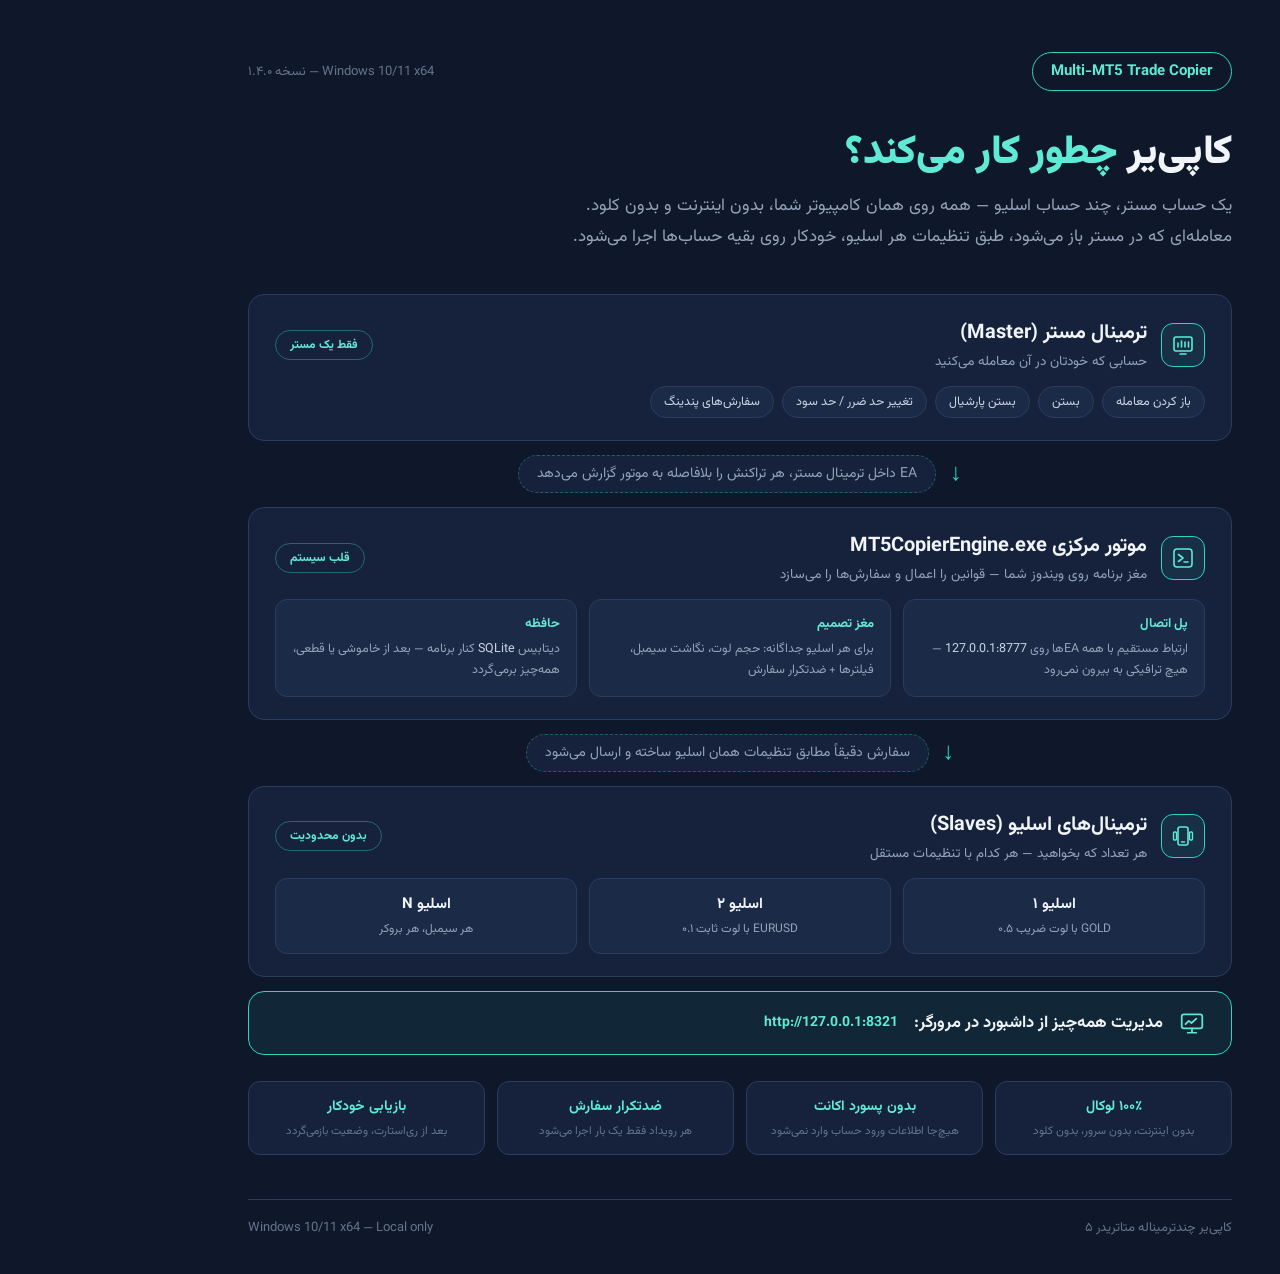
<file: infographics/1-how-it-works.html>
<!DOCTYPE html>
<html dir="rtl" lang="fa">
<head>
<meta charset="UTF-8">
<style>
  * { margin:0; padding:0; box-sizing:border-box; }
  @font-face { font-family:'Vazirmatn'; src:url('fonts/Vazirmatn-Regular.woff2') format('woff2'); font-weight:400; font-display:block; }
  @font-face { font-family:'Vazirmatn'; src:url('fonts/Vazirmatn-Medium.woff2') format('woff2'); font-weight:500; font-display:block; }
  @font-face { font-family:'Vazirmatn'; src:url('fonts/Vazirmatn-Bold.woff2') format('woff2'); font-weight:700; font-display:block; }
  @font-face { font-family:'Vazirmatn'; src:url('fonts/Vazirmatn-Black.woff2') format('woff2'); font-weight:900; font-display:block; }
  :root {
    --bg:#0F172A; --surface:#16223C; --surface2:#1B2A47; --line:#2B3C5C;
    --text:#F1F5F9; --sub:#94A3B8; --muted:#64748B;
    --teal:#2DD4BF; --teal-soft:#5EEAD4; --teal-bg:rgba(45,212,191,.08);
  }
  body { background:var(--bg); color:var(--text); font-family:'Vazirmatn',Tahoma,sans-serif; -webkit-font-smoothing:antialiased; }
  #root { width:1080px; padding:52px 48px 36px; background:var(--bg); }
  .brand-row { display:flex; justify-content:space-between; align-items:center; margin-bottom:34px; }
  .brand-badge { font-size:15px; font-weight:700; color:var(--teal-soft); border:1.5px solid var(--teal); border-radius:999px; padding:7px 18px; direction:ltr; }
  .brand-ver { font-size:13px; color:var(--muted); }
  .title { font-size:40px; font-weight:900; line-height:1.4; margin-bottom:10px; }
  .title .hl { color:var(--teal-soft); }
  .subtitle { font-size:17px; color:var(--sub); margin-bottom:42px; line-height:1.8; }
  .ltr { direction:ltr; unicode-bidi:isolate; }

  .layer { background:var(--surface); border:1px solid var(--line); border-radius:16px; padding:22px 26px; }
  .layer-head { display:flex; align-items:center; gap:14px; margin-bottom:14px; }
  .layer-ico { width:44px; height:44px; border-radius:12px; background:var(--teal-bg); border:1.5px solid var(--teal); display:flex; align-items:center; justify-content:center; flex-shrink:0; }
  .layer-name { font-size:20px; font-weight:700; }
  .layer-role { font-size:13.5px; color:var(--sub); margin-top:2px; }
  .layer-tag { margin-right:auto; font-size:12px; font-weight:700; color:var(--teal-soft); border:1px solid rgba(45,212,191,.4); border-radius:999px; padding:5px 14px; white-space:nowrap; }

  .chips { display:flex; flex-wrap:wrap; gap:8px; }
  .chip { font-size:12.5px; color:#CBD5E1; background:var(--surface2); border:1px solid var(--line); border-radius:999px; padding:5px 13px; }

  .engine-grid { display:grid; grid-template-columns:1fr 1fr 1fr; gap:12px; }
  .engine-box { background:var(--surface2); border:1px solid var(--line); border-radius:12px; padding:14px 16px; }
  .engine-box .k { font-size:13px; font-weight:700; color:var(--teal-soft); margin-bottom:5px; }
  .engine-box .v { font-size:12.5px; color:var(--sub); line-height:1.7; }
  .engine-box .v .ltr { color:#CBD5E1; }

  .slaves { display:grid; grid-template-columns:1fr 1fr 1fr; gap:12px; }
  .slave { background:var(--surface2); border:1px solid var(--line); border-radius:12px; padding:14px 16px; text-align:center; }
  .slave .n { font-size:15px; font-weight:700; }
  .slave .s { font-size:12px; color:var(--sub); margin-top:4px; line-height:1.6; }

  .flow-arrow { display:flex; align-items:center; justify-content:center; gap:14px; padding:14px 0; }
  .arrow-glyph { font-size:24px; color:var(--teal); font-weight:900; line-height:1; }
  .arrow-text { font-size:14px; color:var(--sub); background:var(--surface); border:1px dashed rgba(45,212,191,.35); border-radius:999px; padding:7px 18px; }

  .dash-strip { background:var(--teal-bg); border:1.5px solid var(--teal); border-radius:16px; padding:18px 26px; display:flex; align-items:center; gap:16px; margin-top:14px; }
  .dash-strip .t { font-size:16.5px; font-weight:700; }
  .dash-strip .u { font-size:14px; color:var(--teal-soft); direction:ltr; font-weight:700; }

  .features { display:grid; grid-template-columns:repeat(4,1fr); gap:12px; margin-top:26px; }
  .feature { background:var(--surface); border:1px solid var(--line); border-radius:12px; padding:14px 16px; text-align:center; }
  .feature .t { font-size:14px; font-weight:700; color:var(--teal-soft); }
  .feature .d { font-size:11.5px; color:var(--muted); margin-top:4px; line-height:1.6; }

  .footer { display:flex; justify-content:space-between; border-top:1px solid var(--line); margin-top:44px; padding-top:18px; font-size:13px; color:var(--muted); }
</style>
</head>
<body>
<div id="root">
  <div class="brand-row">
    <div class="brand-badge">Multi-MT5 Trade Copier</div>
    <div class="brand-ver">Windows 10/11 x64 — نسخه ۱.۴.۰</div>
  </div>

  <h1 class="title">کاپی‌یر <span class="hl">چطور کار می‌کند؟</span></h1>
  <p class="subtitle">یک حساب مستر، چند حساب اسلیو — همه روی همان کامپیوتر شما، بدون اینترنت و بدون کلود.<br>معامله‌ای که در مستر باز می‌شود، طبق تنظیمات هر اسلیو، خودکار روی بقیه حساب‌ها اجرا می‌شود.</p>

  <!-- Layer 1: Master -->
  <div class="layer">
    <div class="layer-head">
      <div class="layer-ico">
        <svg width="24" height="24" viewBox="0 0 24 24" fill="none"><rect x="3" y="4" width="18" height="14" rx="2" stroke="#5EEAD4" stroke-width="1.6"/><path d="M7 14v-4M10.5 14V8M14 14v-5M17.5 14V9" stroke="#5EEAD4" stroke-width="1.6" stroke-linecap="round"/><path d="M9 21h6" stroke="#5EEAD4" stroke-width="1.6" stroke-linecap="round"/></svg>
      </div>
      <div>
        <div class="layer-name">ترمینال مستر <span class="ltr">(Master)</span></div>
        <div class="layer-role">حسابی که خودتان در آن معامله می‌کنید</div>
      </div>
      <div class="layer-tag">فقط یک مستر</div>
    </div>
    <div class="chips">
      <span class="chip">باز کردن معامله</span>
      <span class="chip">بستن</span>
      <span class="chip">بستن پارشیال</span>
      <span class="chip">تغییر حد ضرر / حد سود</span>
      <span class="chip">سفارش‌های پندینگ</span>
    </div>
  </div>

  <div class="flow-arrow">
    <span class="arrow-glyph">↓</span>
    <span class="arrow-text">EA داخل ترمینال مستر، هر تراکنش را بلافاصله به موتور گزارش می‌دهد</span>
  </div>

  <!-- Layer 2: Engine -->
  <div class="layer">
    <div class="layer-head">
      <div class="layer-ico">
        <svg width="24" height="24" viewBox="0 0 24 24" fill="none"><rect x="3" y="3" width="18" height="18" rx="3" stroke="#5EEAD4" stroke-width="1.6"/><path d="M7.5 8.5 12 12l-4.5 3.5M13 16h4" stroke="#5EEAD4" stroke-width="1.6" stroke-linecap="round" stroke-linejoin="round"/></svg>
      </div>
      <div>
        <div class="layer-name">موتور مرکزی <span class="ltr">MT5CopierEngine.exe</span></div>
        <div class="layer-role">مغز برنامه روی ویندوز شما — قوانین را اعمال و سفارش‌ها را می‌سازد</div>
      </div>
      <div class="layer-tag">قلب سیستم</div>
    </div>
    <div class="engine-grid">
      <div class="engine-box">
        <div class="k">پل اتصال</div>
        <div class="v">ارتباط مستقیم با همه EAها روی <span class="ltr">127.0.0.1:8777</span> — هیچ ترافیکی به بیرون نمی‌رود</div>
      </div>
      <div class="engine-box">
        <div class="k">مغز تصمیم</div>
        <div class="v">برای هر اسلیو جداگانه: حجم لوت، نگاشت سیمبل، فیلترها + ضدتکرار سفارش</div>
      </div>
      <div class="engine-box">
        <div class="k">حافظه</div>
        <div class="v">دیتابیس <span class="ltr">SQLite</span> کنار برنامه — بعد از خاموشی یا قطعی، همه‌چیز برمی‌گردد</div>
      </div>
    </div>
  </div>

  <div class="flow-arrow">
    <span class="arrow-glyph">↓</span>
    <span class="arrow-text">سفارش دقیقاً مطابق تنظیمات همان اسلیو ساخته و ارسال می‌شود</span>
  </div>

  <!-- Layer 3: Slaves -->
  <div class="layer">
    <div class="layer-head">
      <div class="layer-ico">
        <svg width="24" height="24" viewBox="0 0 24 24" fill="none"><rect x="7" y="3" width="10" height="18" rx="2" stroke="#5EEAD4" stroke-width="1.6"/><path d="M10.5 18h3" stroke="#5EEAD4" stroke-width="1.6" stroke-linecap="round"/><rect x="2.5" y="8" width="3" height="8" rx="1" stroke="#5EEAD4" stroke-width="1.4"/><rect x="18.5" y="8" width="3" height="8" rx="1" stroke="#5EEAD4" stroke-width="1.4"/></svg>
      </div>
      <div>
        <div class="layer-name">ترمینال‌های اسلیو <span class="ltr">(Slaves)</span></div>
        <div class="layer-role">هر تعداد که بخواهید — هر کدام با تنظیمات مستقل</div>
      </div>
      <div class="layer-tag">بدون محدودیت</div>
    </div>
    <div class="slaves">
      <div class="slave"><div class="n">اسلیو ۱</div><div class="s"><span class="ltr">GOLD</span> با لوت ضریب ۰.۵</div></div>
      <div class="slave"><div class="n">اسلیو ۲</div><div class="s"><span class="ltr">EURUSD</span> با لوت ثابت ۰.۱</div></div>
      <div class="slave"><div class="n">اسلیو N</div><div class="s">هر سیمبل، هر بروکر</div></div>
    </div>
  </div>

  <div class="dash-strip">
    <svg width="26" height="26" viewBox="0 0 24 24" fill="none"><rect x="2.5" y="4" width="19" height="13" rx="2" stroke="#5EEAD4" stroke-width="1.6"/><path d="M8 21h8M12 17v4" stroke="#5EEAD4" stroke-width="1.6" stroke-linecap="round"/><path d="M6 13l3-3 2.5 2L16 8" stroke="#5EEAD4" stroke-width="1.6" stroke-linecap="round" stroke-linejoin="round"/></svg>
    <div class="t">مدیریت همه‌چیز از داشبورد در مرورگر:</div>
    <div class="u">http://127.0.0.1:8321</div>
  </div>

  <div class="features">
    <div class="feature"><div class="t">۱۰۰٪ لوکال</div><div class="d">بدون اینترنت، بدون سرور، بدون کلود</div></div>
    <div class="feature"><div class="t">بدون پسورد اکانت</div><div class="d">هیچ‌جا اطلاعات ورود حساب وارد نمی‌شود</div></div>
    <div class="feature"><div class="t">ضدتکرار سفارش</div><div class="d">هر رویداد فقط یک بار اجرا می‌شود</div></div>
    <div class="feature"><div class="t">بازیابی خودکار</div><div class="d">بعد از ری‌استارت، وضعیت بازمی‌گردد</div></div>
  </div>

  <div class="footer">
    <span>کاپی‌یر چندترمیناله متاتریدر ۵</span>
    <span class="ltr">Windows 10/11 x64 — Local only</span>
  </div>
</div>
</body>
</html>
</file>
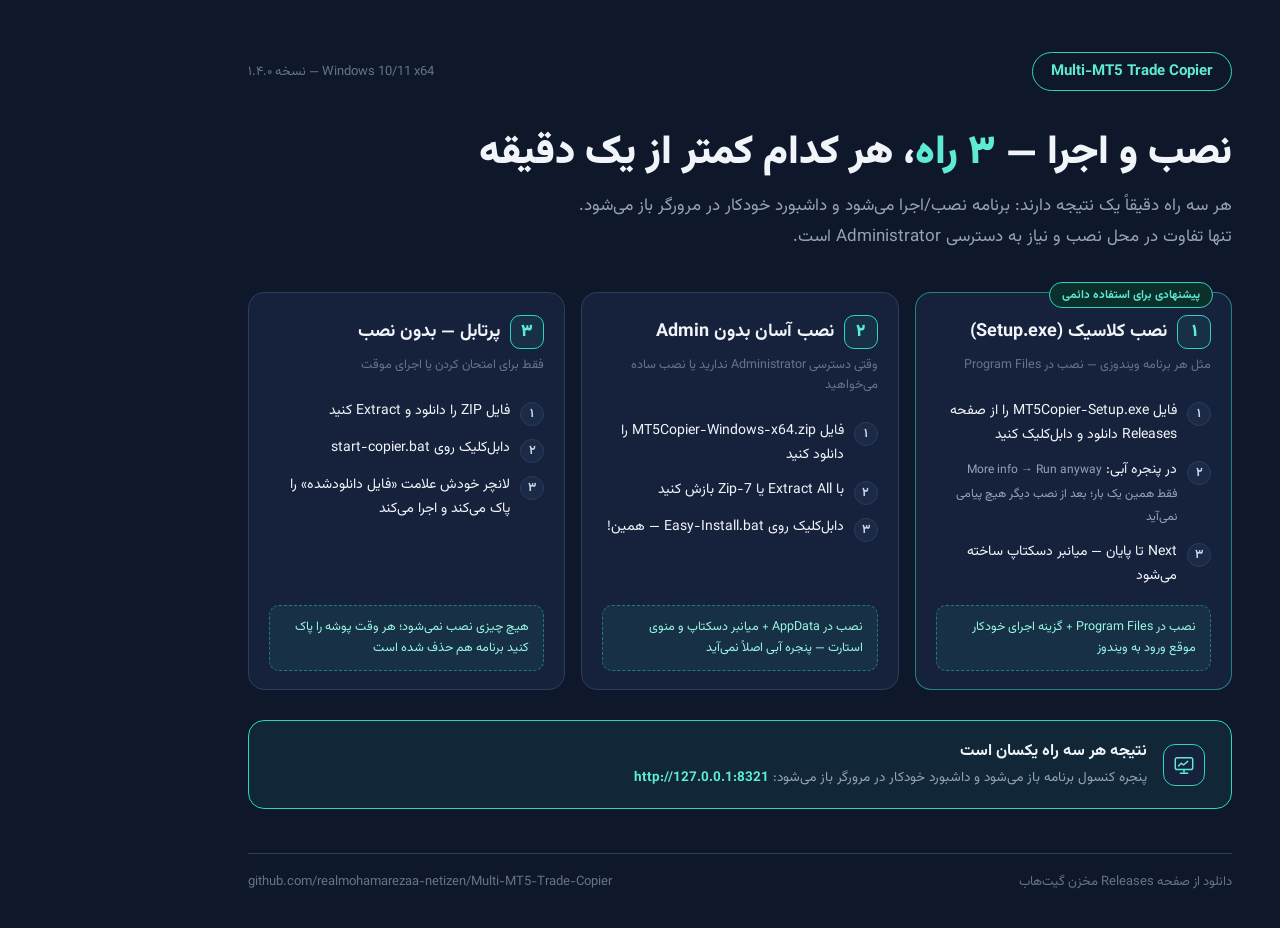
<file: infographics/2-install.html>
<!DOCTYPE html>
<html dir="rtl" lang="fa">
<head>
<meta charset="UTF-8">
<style>
  * { margin:0; padding:0; box-sizing:border-box; }
  @font-face { font-family:'Vazirmatn'; src:url('fonts/Vazirmatn-Regular.woff2') format('woff2'); font-weight:400; font-display:block; }
  @font-face { font-family:'Vazirmatn'; src:url('fonts/Vazirmatn-Medium.woff2') format('woff2'); font-weight:500; font-display:block; }
  @font-face { font-family:'Vazirmatn'; src:url('fonts/Vazirmatn-Bold.woff2') format('woff2'); font-weight:700; font-display:block; }
  @font-face { font-family:'Vazirmatn'; src:url('fonts/Vazirmatn-Black.woff2') format('woff2'); font-weight:900; font-display:block; }
  :root {
    --bg:#0F172A; --surface:#16223C; --surface2:#1B2A47; --line:#2B3C5C;
    --text:#F1F5F9; --sub:#94A3B8; --muted:#64748B;
    --teal:#2DD4BF; --teal-soft:#5EEAD4; --teal-bg:rgba(45,212,191,.08);
  }
  body { background:var(--bg); color:var(--text); font-family:'Vazirmatn',Tahoma,sans-serif; -webkit-font-smoothing:antialiased; }
  #root { width:1080px; padding:52px 48px 36px; background:var(--bg); }
  .brand-row { display:flex; justify-content:space-between; align-items:center; margin-bottom:34px; }
  .brand-badge { font-size:15px; font-weight:700; color:var(--teal-soft); border:1.5px solid var(--teal); border-radius:999px; padding:7px 18px; direction:ltr; }
  .brand-ver { font-size:13px; color:var(--muted); }
  .title { font-size:40px; font-weight:900; line-height:1.4; margin-bottom:10px; }
  .title .hl { color:var(--teal-soft); }
  .subtitle { font-size:17px; color:var(--sub); margin-bottom:40px; line-height:1.8; }
  .ltr { direction:ltr; unicode-bidi:isolate; }

  .ways { display:grid; grid-template-columns:1fr 1fr 1fr; gap:16px; }
  .way { background:var(--surface); border:1px solid var(--line); border-radius:16px; padding:22px 20px 18px; display:flex; flex-direction:column; position:relative; }
  .way.best { border-color:rgba(45,212,191,.55); }
  .best-tag { position:absolute; top:-11px; right:18px; background:#0B2F2B; border:1px solid var(--teal); color:var(--teal-soft); font-size:11.5px; font-weight:700; border-radius:999px; padding:3px 12px; }
  .way-badge { display:flex; align-items:center; gap:10px; margin-bottom:6px; }
  .way-num { width:34px; height:34px; border-radius:10px; background:var(--teal-bg); border:1.5px solid var(--teal); color:var(--teal-soft); font-size:17px; font-weight:900; display:flex; align-items:center; justify-content:center; flex-shrink:0; }
  .way-name { font-size:18px; font-weight:700; line-height:1.4; }
  .way-for { font-size:12.5px; color:var(--muted); margin-bottom:14px; line-height:1.6; }
  .step { display:flex; gap:10px; align-items:flex-start; margin-top:11px; }
  .step-num { width:24px; height:24px; border-radius:50%; background:var(--surface2); border:1.5px solid var(--line); color:#CBD5E1; font-size:12.5px; font-weight:700; display:flex; align-items:center; justify-content:center; flex-shrink:0; margin-top:2px; }
  .step-text { font-size:14px; line-height:1.7; color:var(--text); }
  .step-text .small { font-size:12px; color:var(--sub); }
  .result { margin-top:auto; padding-top:16px; }
  .result-box { background:var(--teal-bg); border:1px dashed rgba(45,212,191,.45); border-radius:10px; padding:11px 14px; font-size:12.5px; line-height:1.7; color:#99F6E4; }

  .outcome { margin-top:30px; background:var(--teal-bg); border:1.5px solid var(--teal); border-radius:16px; padding:18px 26px; display:flex; align-items:center; gap:16px; }
  .outcome-ico { width:42px; height:42px; border-radius:12px; background:var(--surface); border:1.5px solid var(--teal); display:flex; align-items:center; justify-content:center; flex-shrink:0; }
  .outcome .t { font-size:16px; font-weight:700; }
  .outcome .d { font-size:13.5px; color:var(--sub); margin-top:3px; line-height:1.7; }
  .outcome .d .ltr { color:var(--teal-soft); font-weight:700; }

  .footer { display:flex; justify-content:space-between; border-top:1px solid var(--line); margin-top:44px; padding-top:18px; font-size:13px; color:var(--muted); }
</style>
</head>
<body>
<div id="root">
  <div class="brand-row">
    <div class="brand-badge">Multi-MT5 Trade Copier</div>
    <div class="brand-ver">Windows 10/11 x64 — نسخه ۱.۴.۰</div>
  </div>

  <h1 class="title">نصب و اجرا — <span class="hl">۳ راه</span>، هر کدام کمتر از یک دقیقه</h1>
  <p class="subtitle">هر سه راه دقیقاً یک نتیجه دارند: برنامه نصب/اجرا می‌شود و داشبورد خودکار در مرورگر باز می‌شود.<br>تنها تفاوت در محل نصب و نیاز به دسترسی Administrator است.</p>

  <div class="ways">
    <!-- Way 1 -->
    <div class="way best">
      <div class="best-tag">پیشنهادی برای استفاده دائمی</div>
      <div class="way-badge">
        <div class="way-num">۱</div>
        <div class="way-name">نصب کلاسیک <span class="ltr">(Setup.exe)</span></div>
      </div>
      <div class="way-for">مثل هر برنامه ویندوزی — نصب در Program Files</div>
      <div class="step"><div class="step-num">۱</div><div class="step-text">فایل <span class="ltr">MT5Copier-Setup.exe</span> را از صفحه <span class="ltr">Releases</span> دانلود و دابل‌کلیک کنید</div></div>
      <div class="step"><div class="step-num">۲</div><div class="step-text">در پنجره آبی: <span class="small">More info → Run anyway</span><br><span class="small">فقط همین یک بار؛ بعد از نصب دیگر هیچ پیامی نمی‌آید</span></div></div>
      <div class="step"><div class="step-num">۳</div><div class="step-text">Next تا پایان — میانبر دسکتاپ ساخته می‌شود</div></div>
      <div class="result"><div class="result-box">نصب در Program Files + گزینه اجرای خودکار موقع ورود به ویندوز</div></div>
    </div>

    <!-- Way 2 -->
    <div class="way">
      <div class="way-badge">
        <div class="way-num">۲</div>
        <div class="way-name">نصب آسان بدون <span class="ltr">Admin</span></div>
      </div>
      <div class="way-for">وقتی دسترسی Administrator ندارید یا نصب ساده می‌خواهید</div>
      <div class="step"><div class="step-num">۱</div><div class="step-text">فایل <span class="ltr">MT5Copier-Windows-x64.zip</span> را دانلود کنید</div></div>
      <div class="step"><div class="step-num">۲</div><div class="step-text">با <span class="ltr">Extract All</span> یا 7-Zip بازش کنید</div></div>
      <div class="step"><div class="step-num">۳</div><div class="step-text">دابل‌کلیک روی <span class="ltr">Easy-Install.bat</span> — همین!</div></div>
      <div class="result"><div class="result-box">نصب در AppData + میانبر دسکتاپ و منوی استارت — پنجره آبی اصلاً نمی‌آید</div></div>
    </div>

    <!-- Way 3 -->
    <div class="way">
      <div class="way-badge">
        <div class="way-num">۳</div>
        <div class="way-name">پرتابل — بدون نصب</div>
      </div>
      <div class="way-for">فقط برای امتحان کردن یا اجرای موقت</div>
      <div class="step"><div class="step-num">۱</div><div class="step-text">فایل <span class="ltr">ZIP</span> را دانلود و Extract کنید</div></div>
      <div class="step"><div class="step-num">۲</div><div class="step-text">دابل‌کلیک روی <span class="ltr">start-copier.bat</span></div></div>
      <div class="step"><div class="step-num">۳</div><div class="step-text">لانچر خودش علامت «فایل دانلودشده» را پاک می‌کند و اجرا می‌کند</div></div>
      <div class="result"><div class="result-box">هیچ چیزی نصب نمی‌شود؛ هر وقت پوشه را پاک کنید برنامه هم حذف شده است</div></div>
    </div>
  </div>

  <div class="outcome">
    <div class="outcome-ico">
      <svg width="22" height="22" viewBox="0 0 24 24" fill="none"><rect x="2.5" y="4" width="19" height="13" rx="2" stroke="#5EEAD4" stroke-width="1.6"/><path d="M8 21h8M12 17v4" stroke="#5EEAD4" stroke-width="1.6" stroke-linecap="round"/><path d="M6 13l3-3 2.5 2L16 8" stroke="#5EEAD4" stroke-width="1.6" stroke-linecap="round" stroke-linejoin="round"/></svg>
    </div>
    <div>
      <div class="t">نتیجه هر سه راه یکسان است</div>
      <div class="d">پنجره کنسول برنامه باز می‌شود و داشبورد خودکار در مرورگر باز می‌شود: <span class="ltr">http://127.0.0.1:8321</span></div>
    </div>
  </div>

  <div class="footer">
    <span>دانلود از صفحه Releases مخزن گیت‌هاب</span>
    <span class="ltr">github.com/realmohamarezaa-netizen/Multi-MT5-Trade-Copier</span>
  </div>
</div>
</body>
</html>
</file>
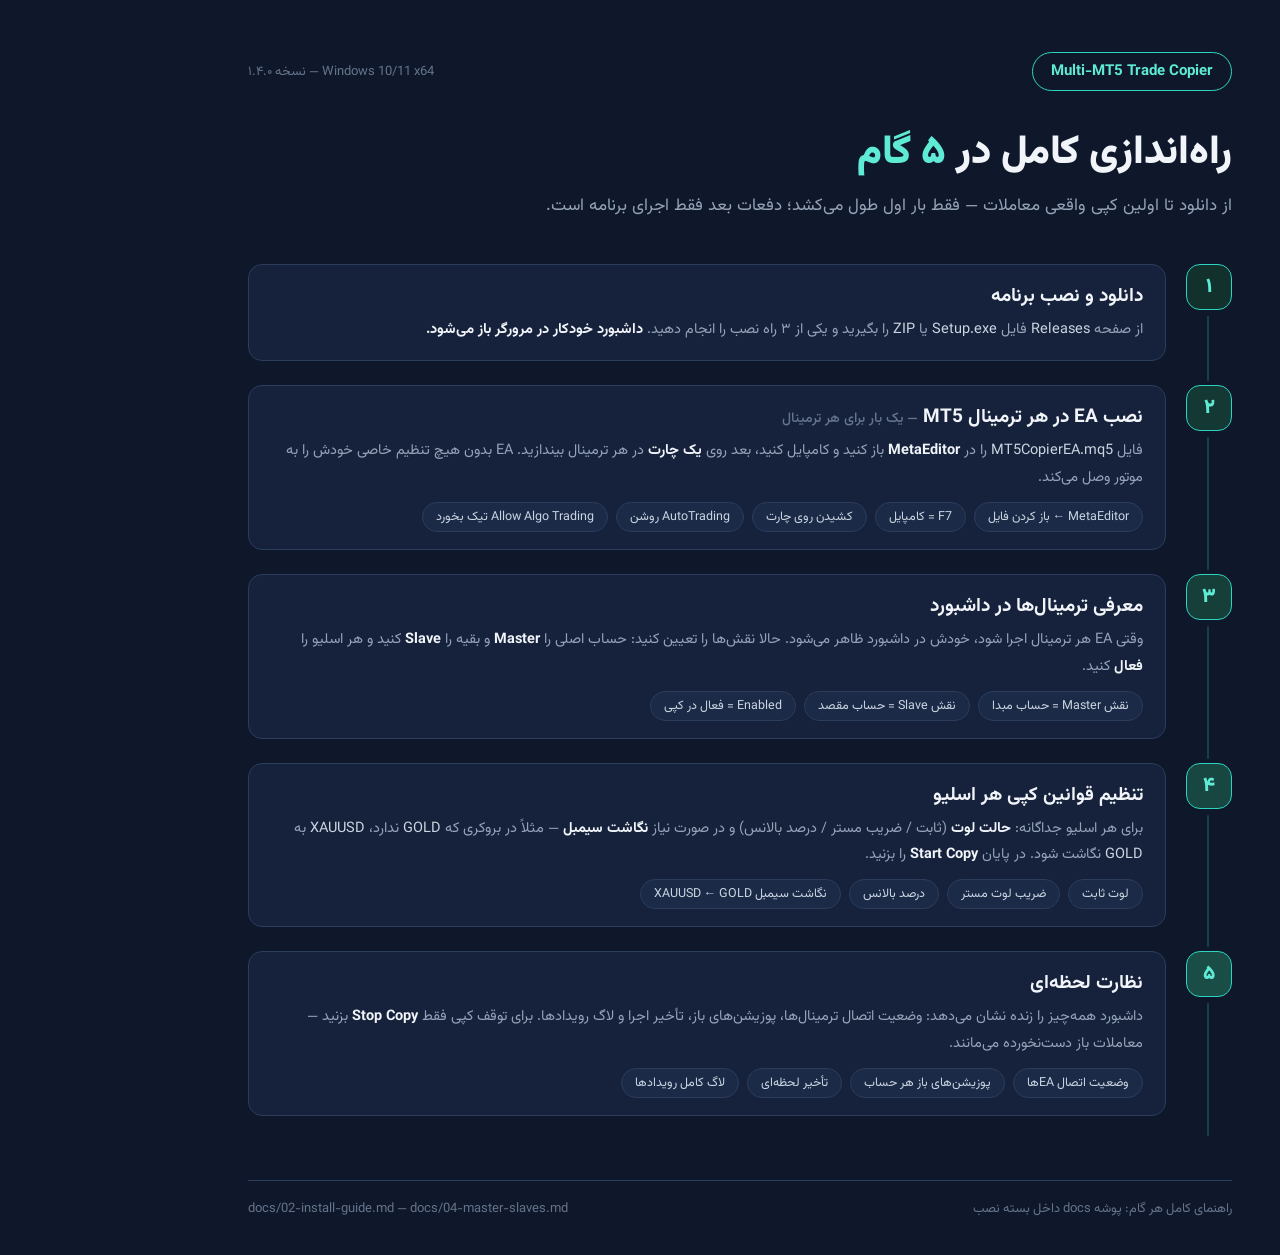
<file: infographics/3-setup-steps.html>
<!DOCTYPE html>
<html dir="rtl" lang="fa">
<head>
<meta charset="UTF-8">
<style>
  * { margin:0; padding:0; box-sizing:border-box; }
  @font-face { font-family:'Vazirmatn'; src:url('fonts/Vazirmatn-Regular.woff2') format('woff2'); font-weight:400; font-display:block; }
  @font-face { font-family:'Vazirmatn'; src:url('fonts/Vazirmatn-Medium.woff2') format('woff2'); font-weight:500; font-display:block; }
  @font-face { font-family:'Vazirmatn'; src:url('fonts/Vazirmatn-Bold.woff2') format('woff2'); font-weight:700; font-display:block; }
  @font-face { font-family:'Vazirmatn'; src:url('fonts/Vazirmatn-Black.woff2') format('woff2'); font-weight:900; font-display:block; }
  :root {
    --bg:#0F172A; --surface:#16223C; --surface2:#1B2A47; --line:#2B3C5C;
    --text:#F1F5F9; --sub:#94A3B8; --muted:#64748B;
    --teal:#2DD4BF; --teal-soft:#5EEAD4; --teal-bg:rgba(45,212,191,.08);
  }
  body { background:var(--bg); color:var(--text); font-family:'Vazirmatn',Tahoma,sans-serif; -webkit-font-smoothing:antialiased; }
  #root { width:1080px; padding:52px 48px 36px; background:var(--bg); }
  .brand-row { display:flex; justify-content:space-between; align-items:center; margin-bottom:34px; }
  .brand-badge { font-size:15px; font-weight:700; color:var(--teal-soft); border:1.5px solid var(--teal); border-radius:999px; padding:7px 18px; direction:ltr; }
  .brand-ver { font-size:13px; color:var(--muted); }
  .title { font-size:40px; font-weight:900; line-height:1.4; margin-bottom:10px; }
  .title .hl { color:var(--teal-soft); }
  .subtitle { font-size:17px; color:var(--sub); margin-bottom:42px; line-height:1.8; }
  .ltr { direction:ltr; unicode-bidi:isolate; }

  .phase { display:flex; gap:20px; position:relative; padding-bottom:24px; }
  .phase:last-child { padding-bottom:0; }
  .phase::before { content:''; position:absolute; right:23px; top:52px; bottom:4px; width:2px; background:rgba(45,212,191,.22); border-radius:2px; }
  .phase:last-child::before { display:none; }
  .phase-num { width:46px; height:46px; border-radius:14px; color:var(--teal-soft); font-size:20px; font-weight:900; display:flex; align-items:center; justify-content:center; flex-shrink:0; border:1.5px solid var(--teal); z-index:1; }
  .p1 { background:#12312D; } .p2 { background:#143834; } .p3 { background:#163F3A; } .p4 { background:#184640; } .p5 { background:#1A4D46; }
  .phase-body { flex:1; background:var(--surface); border:1px solid var(--line); border-radius:14px; padding:17px 22px; }
  .phase-title { font-size:19px; font-weight:700; margin-bottom:6px; }
  .phase-title .en { font-size:14px; color:var(--muted); font-weight:500; }
  .phase-desc { font-size:14.5px; color:var(--sub); line-height:1.85; }
  .phase-desc b { color:var(--text); font-weight:700; }
  .phase-desc .ltr { color:#CBD5E1; }
  .chips { display:flex; flex-wrap:wrap; gap:8px; margin-top:10px; }
  .chip { font-size:12.5px; color:#CBD5E1; background:var(--surface2); border:1px solid var(--line); border-radius:999px; padding:4px 13px; }

  .footer { display:flex; justify-content:space-between; border-top:1px solid var(--line); margin-top:40px; padding-top:18px; font-size:13px; color:var(--muted); }
</style>
</head>
<body>
<div id="root">
  <div class="brand-row">
    <div class="brand-badge">Multi-MT5 Trade Copier</div>
    <div class="brand-ver">Windows 10/11 x64 — نسخه ۱.۴.۰</div>
  </div>

  <h1 class="title">راه‌اندازی کامل در <span class="hl">۵ گام</span></h1>
  <p class="subtitle">از دانلود تا اولین کپی واقعی معاملات — فقط بار اول طول می‌کشد؛ دفعات بعد فقط اجرای برنامه است.</p>

  <div class="phase">
    <div class="phase-num p1">۱</div>
    <div class="phase-body">
      <div class="phase-title">دانلود و نصب برنامه</div>
      <div class="phase-desc">از صفحه <span class="ltr">Releases</span> فایل <span class="ltr">Setup.exe</span> یا <span class="ltr">ZIP</span> را بگیرید و یکی از ۳ راه نصب را انجام دهید. <b>داشبورد خودکار در مرورگر باز می‌شود.</b></div>
    </div>
  </div>

  <div class="phase">
    <div class="phase-num p2">۲</div>
    <div class="phase-body">
      <div class="phase-title">نصب EA در هر ترمینال MT5 <span class="en">— یک بار برای هر ترمینال</span></div>
      <div class="phase-desc">فایل <span class="ltr">MT5CopierEA.mq5</span> را در <b>MetaEditor</b> باز کنید و کامپایل کنید، بعد روی <b>یک چارت</b> در هر ترمینال بیندازید. EA بدون هیچ تنظیم خاصی خودش را به موتور وصل می‌کند.</div>
      <div class="chips">
        <span class="chip">MetaEditor ← باز کردن فایل</span>
        <span class="chip">F7 = کامپایل</span>
        <span class="chip">کشیدن روی چارت</span>
        <span class="chip">AutoTrading روشن</span>
        <span class="chip">Allow Algo Trading تیک بخورد</span>
      </div>
    </div>
  </div>

  <div class="phase">
    <div class="phase-num p3">۳</div>
    <div class="phase-body">
      <div class="phase-title">معرفی ترمینال‌ها در داشبورد</div>
      <div class="phase-desc">وقتی EA هر ترمینال اجرا شود، خودش در داشبورد ظاهر می‌شود. حالا نقش‌ها را تعیین کنید: حساب اصلی را <b>Master</b> و بقیه را <b>Slave</b> کنید و هر اسلیو را <b>فعال</b> کنید.</div>
      <div class="chips">
        <span class="chip">نقش Master = حساب مبدا</span>
        <span class="chip">نقش Slave = حساب مقصد</span>
        <span class="chip">Enabled = فعال در کپی</span>
      </div>
    </div>
  </div>

  <div class="phase">
    <div class="phase-num p4">۴</div>
    <div class="phase-body">
      <div class="phase-title">تنظیم قوانین کپی هر اسلیو</div>
      <div class="phase-desc">برای هر اسلیو جداگانه: <b>حالت لوت</b> (ثابت / ضریب مستر / درصد بالانس) و در صورت نیاز <b>نگاشت سیمبل</b> — مثلاً در بروکری که <span class="ltr">GOLD</span> ندارد، <span class="ltr">XAUUSD</span> به <span class="ltr">GOLD</span> نگاشت شود. در پایان <b>Start Copy</b> را بزنید.</div>
      <div class="chips">
        <span class="chip">لوت ثابت</span>
        <span class="chip">ضریب لوت مستر</span>
        <span class="chip">درصد بالانس</span>
        <span class="chip">نگاشت سیمبل XAUUSD ← GOLD</span>
      </div>
    </div>
  </div>

  <div class="phase">
    <div class="phase-num p5">۵</div>
    <div class="phase-body">
      <div class="phase-title">نظارت لحظه‌ای</div>
      <div class="phase-desc">داشبورد همه‌چیز را زنده نشان می‌دهد: وضعیت اتصال ترمینال‌ها، پوزیشن‌های باز، تأخیر اجرا و لاگ رویدادها. برای توقف کپی فقط <b>Stop Copy</b> بزنید — معاملات باز دست‌نخورده می‌مانند.</div>
      <div class="chips">
        <span class="chip">وضعیت اتصال EAها</span>
        <span class="chip">پوزیشن‌های باز هر حساب</span>
        <span class="chip">تأخیر لحظه‌ای</span>
        <span class="chip">لاگ کامل رویدادها</span>
      </div>
    </div>
  </div>

  <div class="footer">
    <span>راهنمای کامل هر گام: پوشه docs داخل بسته نصب</span>
    <span class="ltr">docs/02-install-guide.md — docs/04-master-slaves.md</span>
  </div>
</div>
</body>
</html>
</file>
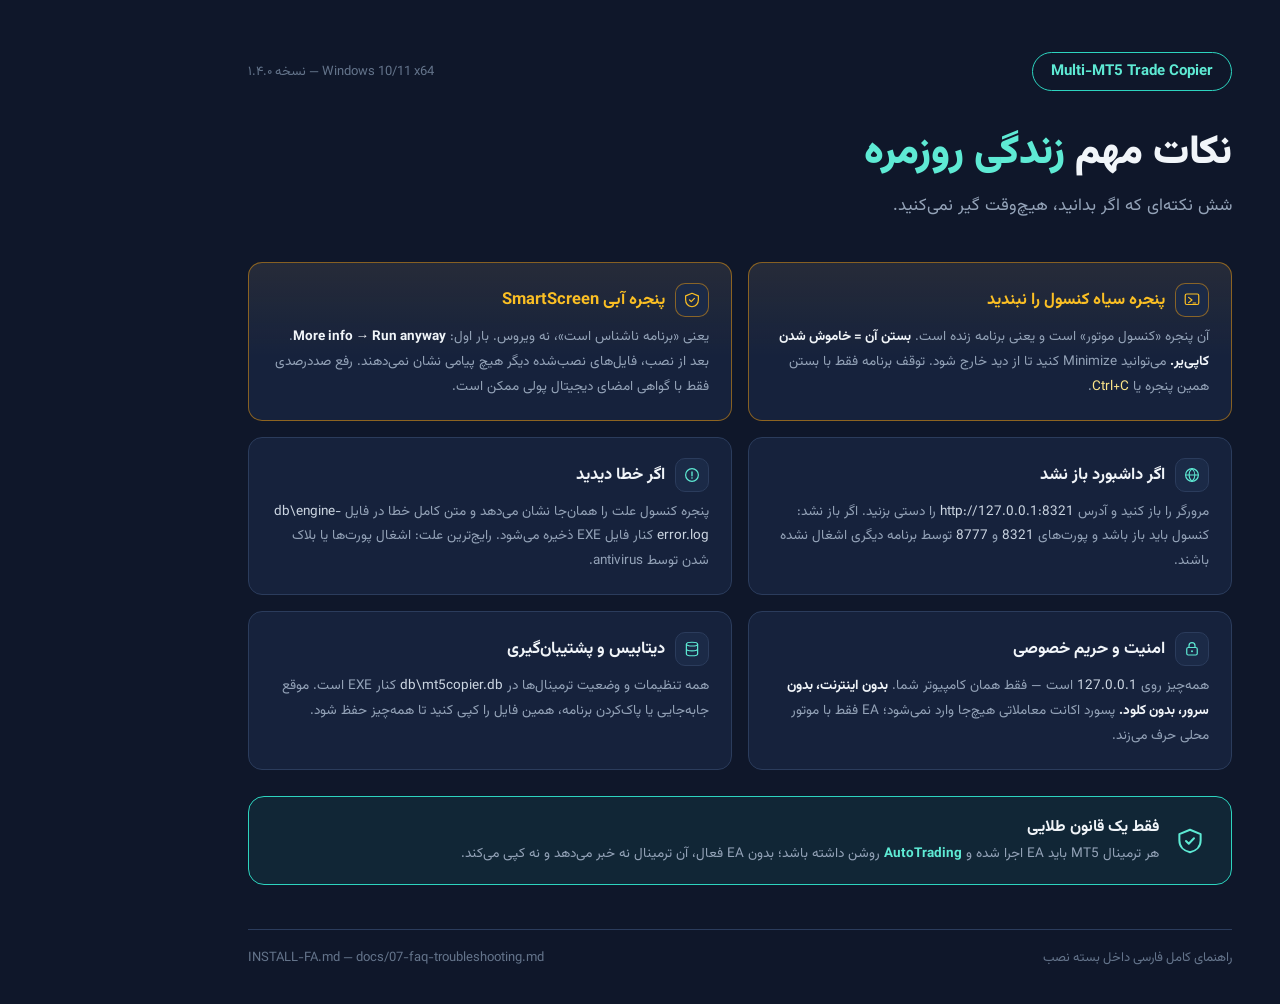
<file: infographics/4-notes.html>
<!DOCTYPE html>
<html dir="rtl" lang="fa">
<head>
<meta charset="UTF-8">
<style>
  * { margin:0; padding:0; box-sizing:border-box; }
  @font-face { font-family:'Vazirmatn'; src:url('fonts/Vazirmatn-Regular.woff2') format('woff2'); font-weight:400; font-display:block; }
  @font-face { font-family:'Vazirmatn'; src:url('fonts/Vazirmatn-Medium.woff2') format('woff2'); font-weight:500; font-display:block; }
  @font-face { font-family:'Vazirmatn'; src:url('fonts/Vazirmatn-Bold.woff2') format('woff2'); font-weight:700; font-display:block; }
  @font-face { font-family:'Vazirmatn'; src:url('fonts/Vazirmatn-Black.woff2') format('woff2'); font-weight:900; font-display:block; }
  :root {
    --bg:#0F172A; --surface:#16223C; --surface2:#1B2A47; --line:#2B3C5C;
    --text:#F1F5F9; --sub:#94A3B8; --muted:#64748B;
    --teal:#2DD4BF; --teal-soft:#5EEAD4; --teal-bg:rgba(45,212,191,.08);
    --amber:#FBBF24; --amber-border:rgba(245,158,11,.5); --amber-bg:rgba(245,158,11,.07);
  }
  body { background:var(--bg); color:var(--text); font-family:'Vazirmatn',Tahoma,sans-serif; -webkit-font-smoothing:antialiased; }
  #root { width:1080px; padding:52px 48px 36px; background:var(--bg); }
  .brand-row { display:flex; justify-content:space-between; align-items:center; margin-bottom:34px; }
  .brand-badge { font-size:15px; font-weight:700; color:var(--teal-soft); border:1.5px solid var(--teal); border-radius:999px; padding:7px 18px; direction:ltr; }
  .brand-ver { font-size:13px; color:var(--muted); }
  .title { font-size:40px; font-weight:900; line-height:1.4; margin-bottom:10px; }
  .title .hl { color:var(--teal-soft); }
  .subtitle { font-size:17px; color:var(--sub); margin-bottom:40px; line-height:1.8; }
  .ltr { direction:ltr; unicode-bidi:isolate; }

  .notes { display:grid; grid-template-columns:1fr 1fr; gap:16px; }
  .note { background:var(--surface); border:1px solid var(--line); border-radius:14px; padding:20px 22px; }
  .note.warn { border-color:var(--amber-border); background:linear-gradient(180deg, var(--amber-bg), transparent 60%), var(--surface); }
  .note-head { display:flex; align-items:center; gap:10px; margin-bottom:8px; }
  .note-ico { width:34px; height:34px; border-radius:10px; display:flex; align-items:center; justify-content:center; flex-shrink:0; background:var(--surface2); border:1.5px solid var(--line); }
  .note.warn .note-ico { border-color:var(--amber-border); }
  .note-title { font-size:16.5px; font-weight:700; }
  .note.warn .note-title { color:var(--amber); }
  .note-text { font-size:13.5px; color:var(--sub); line-height:1.85; }
  .note-text b { color:var(--text); }
  .note-text .ltr { color:#CBD5E1; }
  .note.warn .note-text .ltr { color:#FDE68A; }

  .security { margin-top:26px; background:var(--teal-bg); border:1.5px solid var(--teal); border-radius:16px; padding:18px 26px; display:flex; align-items:center; gap:16px; }
  .security .t { font-size:16px; font-weight:700; }
  .security .d { font-size:13.5px; color:var(--sub); margin-top:3px; line-height:1.7; }
  .security .d .ltr { color:var(--teal-soft); font-weight:700; }

  .footer { display:flex; justify-content:space-between; border-top:1px solid var(--line); margin-top:44px; padding-top:18px; font-size:13px; color:var(--muted); }
</style>
</head>
<body>
<div id="root">
  <div class="brand-row">
    <div class="brand-badge">Multi-MT5 Trade Copier</div>
    <div class="brand-ver">Windows 10/11 x64 — نسخه ۱.۴.۰</div>
  </div>

  <h1 class="title">نکات مهم <span class="hl">زندگی روزمره</span></h1>
  <p class="subtitle">شش نکته‌ای که اگر بدانید، هیچ‌وقت گیر نمی‌کنید.</p>

  <div class="notes">
    <div class="note warn">
      <div class="note-head">
        <div class="note-ico">
          <svg width="18" height="18" viewBox="0 0 24 24" fill="none"><rect x="3" y="4" width="18" height="14" rx="2" stroke="#FBBF24" stroke-width="1.6"/><path d="M7.5 8.5 12 12l-4.5 3.5M13.5 16h3.5" stroke="#FBBF24" stroke-width="1.6" stroke-linecap="round" stroke-linejoin="round"/></svg>
        </div>
        <div class="note-title">پنجره سیاه کنسول را نبندید</div>
      </div>
      <div class="note-text">آن پنجره «کنسول موتور» است و یعنی برنامه زنده است. <b>بستن آن = خاموش شدن کاپی‌یر.</b> می‌توانید Minimize کنید تا از دید خارج شود. توقف برنامه فقط با بستن همین پنجره یا <span class="ltr">Ctrl+C</span>.</div>
    </div>

    <div class="note warn">
      <div class="note-head">
        <div class="note-ico">
          <svg width="18" height="18" viewBox="0 0 24 24" fill="none"><path d="M12 3 3.5 6.5v5c0 5 3.6 8.4 8.5 9.5 4.9-1.1 8.5-4.5 8.5-9.5v-5L12 3Z" stroke="#FBBF24" stroke-width="1.6" stroke-linejoin="round"/><path d="M8.8 12l2.2 2.2 4.2-4.4" stroke="#FBBF24" stroke-width="1.6" stroke-linecap="round" stroke-linejoin="round"/></svg>
        </div>
        <div class="note-title">پنجره آبی SmartScreen</div>
      </div>
      <div class="note-text">یعنی «برنامه ناشناس است»، نه ویروس. بار اول: <b>More info → Run anyway</b>. بعد از نصب، فایل‌های نصب‌شده دیگر هیچ پیامی نشان نمی‌دهند. رفع صددرصدی فقط با گواهی امضای دیجیتال پولی ممکن است.</div>
    </div>

    <div class="note">
      <div class="note-head">
        <div class="note-ico">
          <svg width="18" height="18" viewBox="0 0 24 24" fill="none"><circle cx="12" cy="12" r="8.5" stroke="#5EEAD4" stroke-width="1.6"/><path d="M3.5 12h17M12 3.5c2.6 2.3 3.9 5.1 3.9 8.5s-1.3 6.2-3.9 8.5c-2.6-2.3-3.9-5.1-3.9-8.5s1.3-6.2 3.9-8.5Z" stroke="#5EEAD4" stroke-width="1.4"/></svg>
        </div>
        <div class="note-title">اگر داشبورد باز نشد</div>
      </div>
      <div class="note-text">مرورگر را باز کنید و آدرس <span class="ltr">http://127.0.0.1:8321</span> را دستی بزنید. اگر باز نشد: کنسول باید باز باشد و پورت‌های <span class="ltr">8321</span> و <span class="ltr">8777</span> توسط برنامه دیگری اشغال نشده باشند.</div>
    </div>

    <div class="note">
      <div class="note-head">
        <div class="note-ico">
          <svg width="18" height="18" viewBox="0 0 24 24" fill="none"><circle cx="12" cy="12" r="8.5" stroke="#5EEAD4" stroke-width="1.6"/><path d="M12 8v5" stroke="#5EEAD4" stroke-width="1.8" stroke-linecap="round"/><circle cx="12" cy="16" r="1.1" fill="#5EEAD4"/></svg>
        </div>
        <div class="note-title">اگر خطا دیدید</div>
      </div>
      <div class="note-text">پنجره کنسول علت را همان‌جا نشان می‌دهد و متن کامل خطا در فایل <span class="ltr">db\engine-error.log</span> کنار فایل EXE ذخیره می‌شود. رایج‌ترین علت: اشغال پورت‌ها یا بلاک شدن توسط antivirus.</div>
    </div>

    <div class="note">
      <div class="note-head">
        <div class="note-ico">
          <svg width="18" height="18" viewBox="0 0 24 24" fill="none"><rect x="5" y="10" width="14" height="10" rx="2" stroke="#5EEAD4" stroke-width="1.6"/><path d="M8 10V7.5a4 4 0 0 1 8 0V10" stroke="#5EEAD4" stroke-width="1.6"/><circle cx="12" cy="15" r="1.3" fill="#5EEAD4"/></svg>
        </div>
        <div class="note-title">امنیت و حریم خصوصی</div>
      </div>
      <div class="note-text">همه‌چیز روی <span class="ltr">127.0.0.1</span> است — فقط همان کامپیوتر شما. <b>بدون اینترنت، بدون سرور، بدون کلود.</b> پسورد اکانت معاملاتی هیچ‌جا وارد نمی‌شود؛ EA فقط با موتور محلی حرف می‌زند.</div>
    </div>

    <div class="note">
      <div class="note-head">
        <div class="note-ico">
          <svg width="18" height="18" viewBox="0 0 24 24" fill="none"><ellipse cx="12" cy="5.5" rx="7.5" ry="2.5" stroke="#5EEAD4" stroke-width="1.6"/><path d="M4.5 5.5v13c0 1.4 3.4 2.5 7.5 2.5s7.5-1.1 7.5-2.5v-13M4.5 12c0 1.4 3.4 2.5 7.5 2.5s7.5-1.1 7.5-2.5" stroke="#5EEAD4" stroke-width="1.6"/></svg>
        </div>
        <div class="note-title">دیتابیس و پشتیبان‌گیری</div>
      </div>
      <div class="note-text">همه تنظیمات و وضعیت ترمینال‌ها در <span class="ltr">db\mt5copier.db</span> کنار EXE است. موقع جابه‌جایی یا پاک‌کردن برنامه، همین فایل را کپی کنید تا همه‌چیز حفظ شود.</div>
    </div>
  </div>

  <div class="security">
    <svg width="30" height="30" viewBox="0 0 24 24" fill="none"><path d="M12 3 3.5 6.5v5c0 5 3.6 8.4 8.5 9.5 4.9-1.1 8.5-4.5 8.5-9.5v-5L12 3Z" stroke="#5EEAD4" stroke-width="1.6" stroke-linejoin="round"/><path d="M8.8 12l2.2 2.2 4.2-4.4" stroke="#5EEAD4" stroke-width="1.6" stroke-linecap="round" stroke-linejoin="round"/></svg>
    <div>
      <div class="t">فقط یک قانون طلایی</div>
      <div class="d">هر ترمینال MT5 باید EA اجرا شده و <span class="ltr">AutoTrading</span> روشن داشته باشد؛ بدون EA فعال، آن ترمینال نه خبر می‌دهد و نه کپی می‌کند.</div>
    </div>
  </div>

  <div class="footer">
    <span>راهنمای کامل فارسی داخل بسته نصب</span>
    <span class="ltr">INSTALL-FA.md — docs/07-faq-troubleshooting.md</span>
  </div>
</div>
</body>
</html>
</file>
